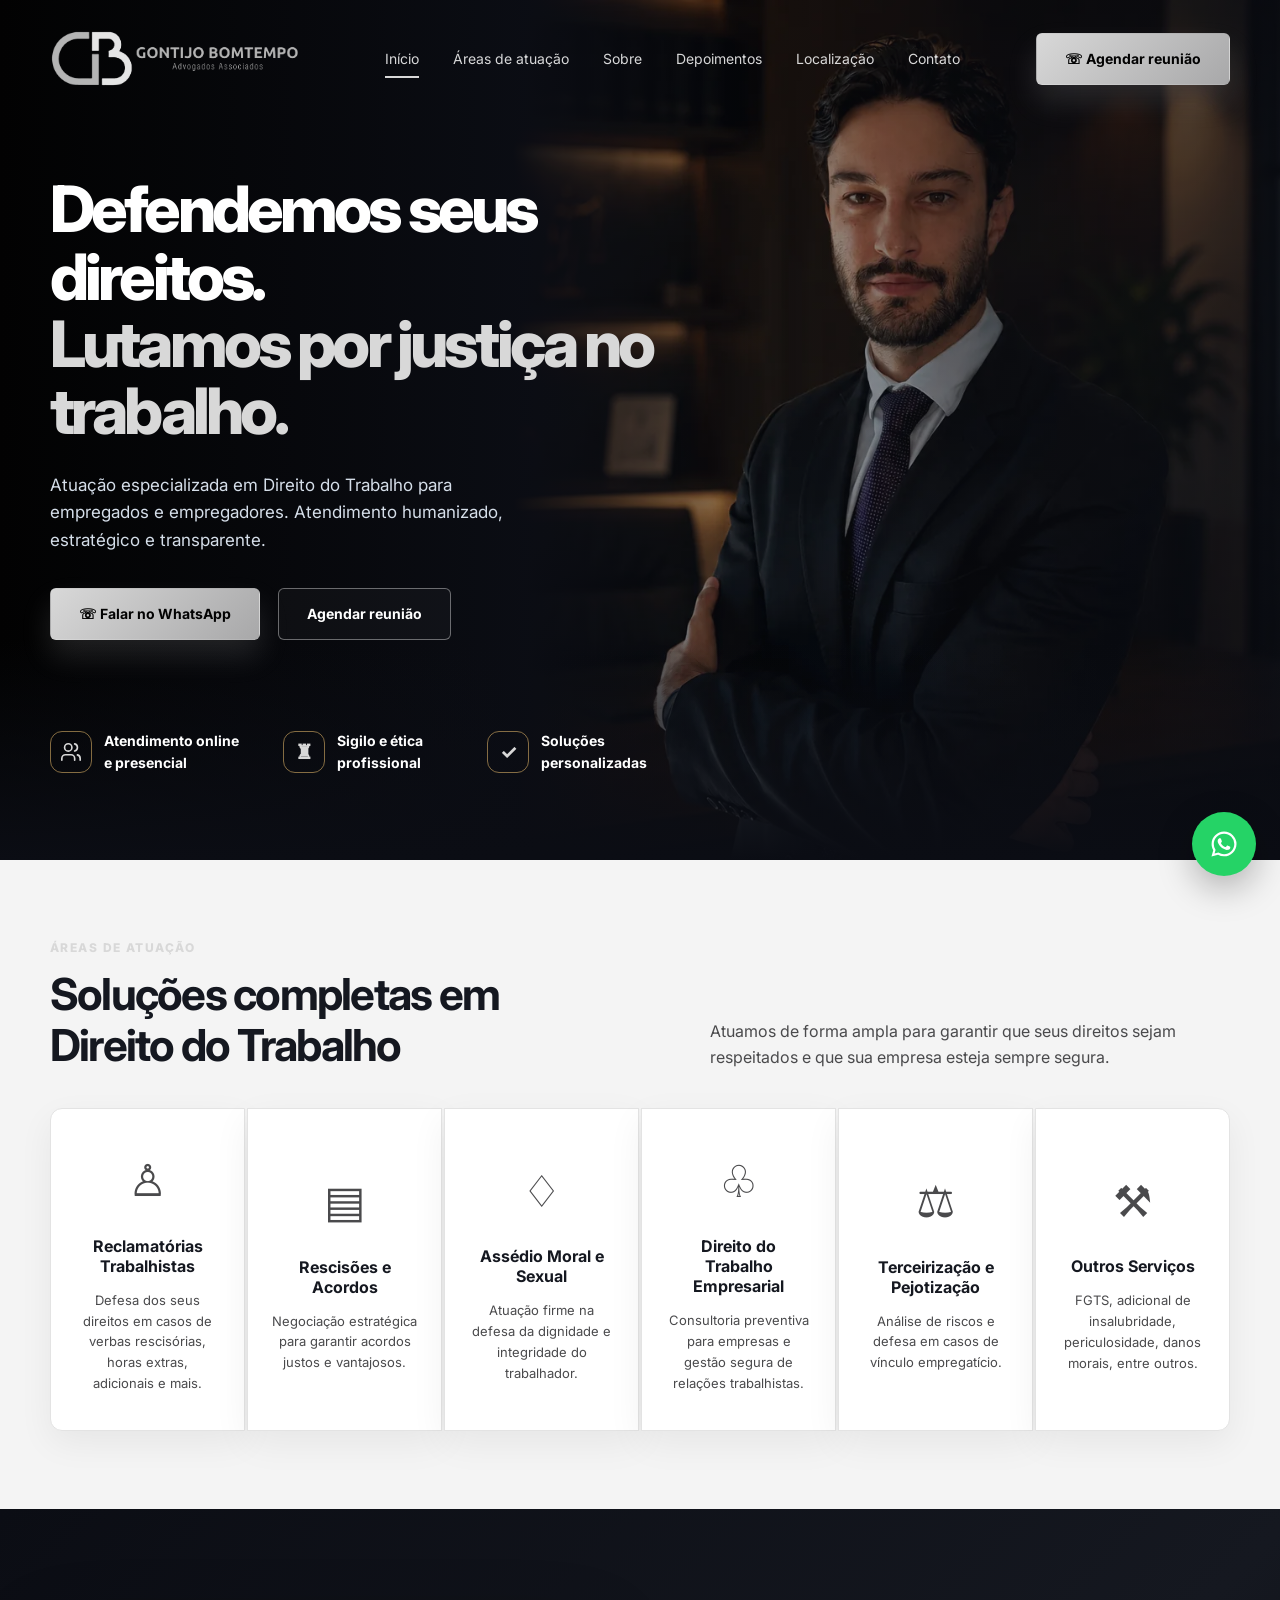
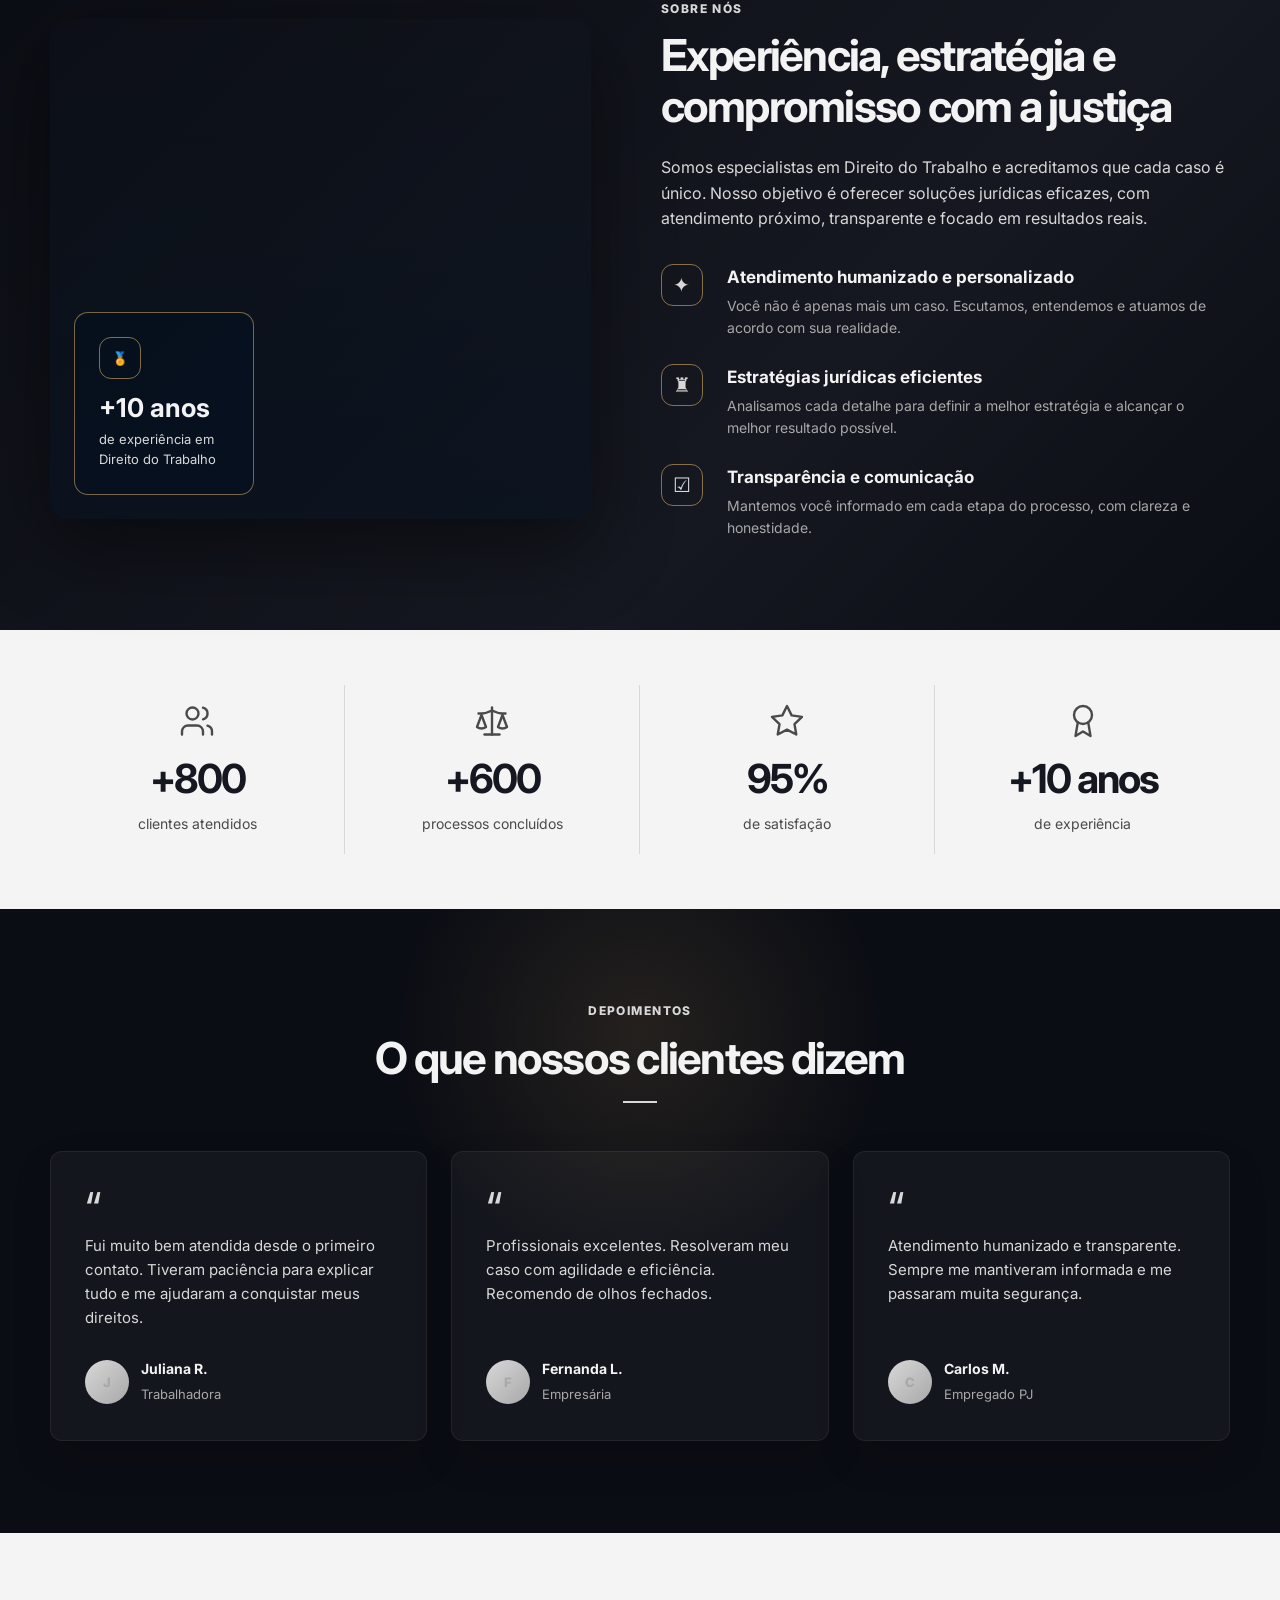
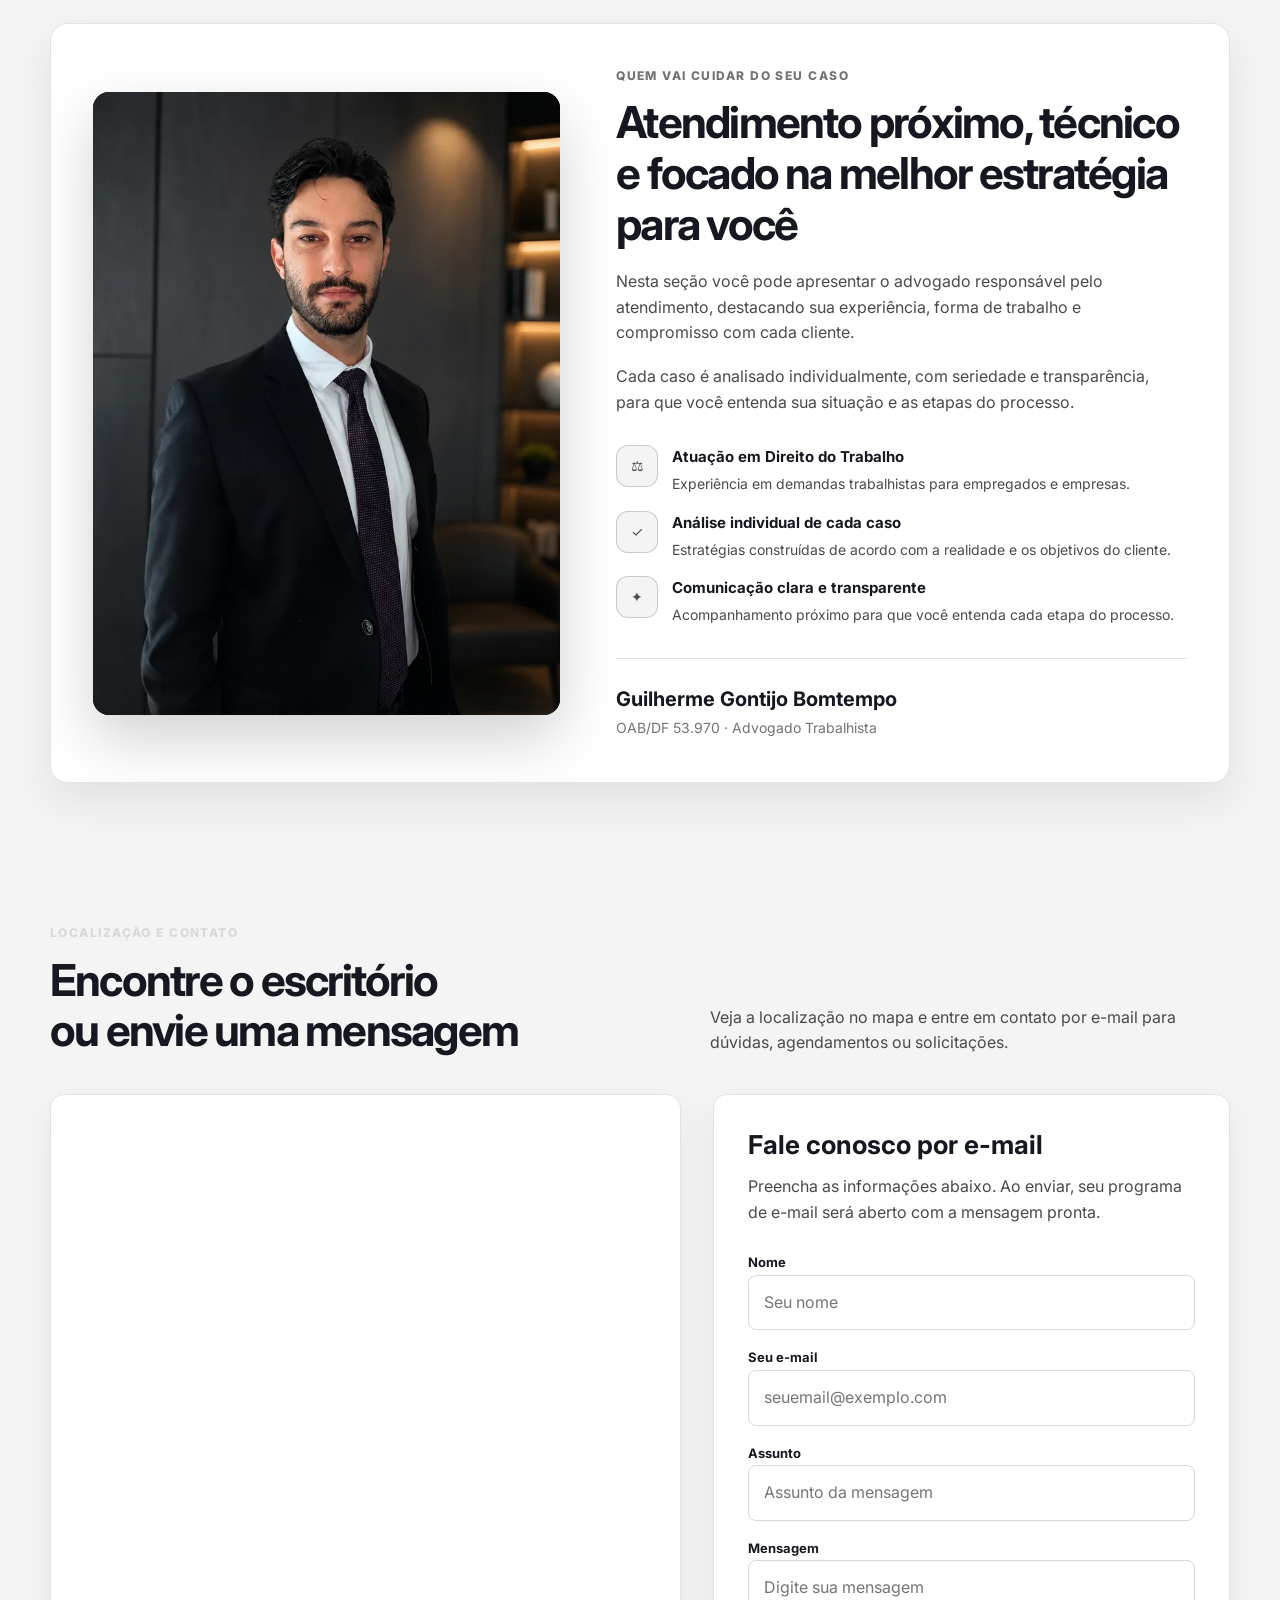
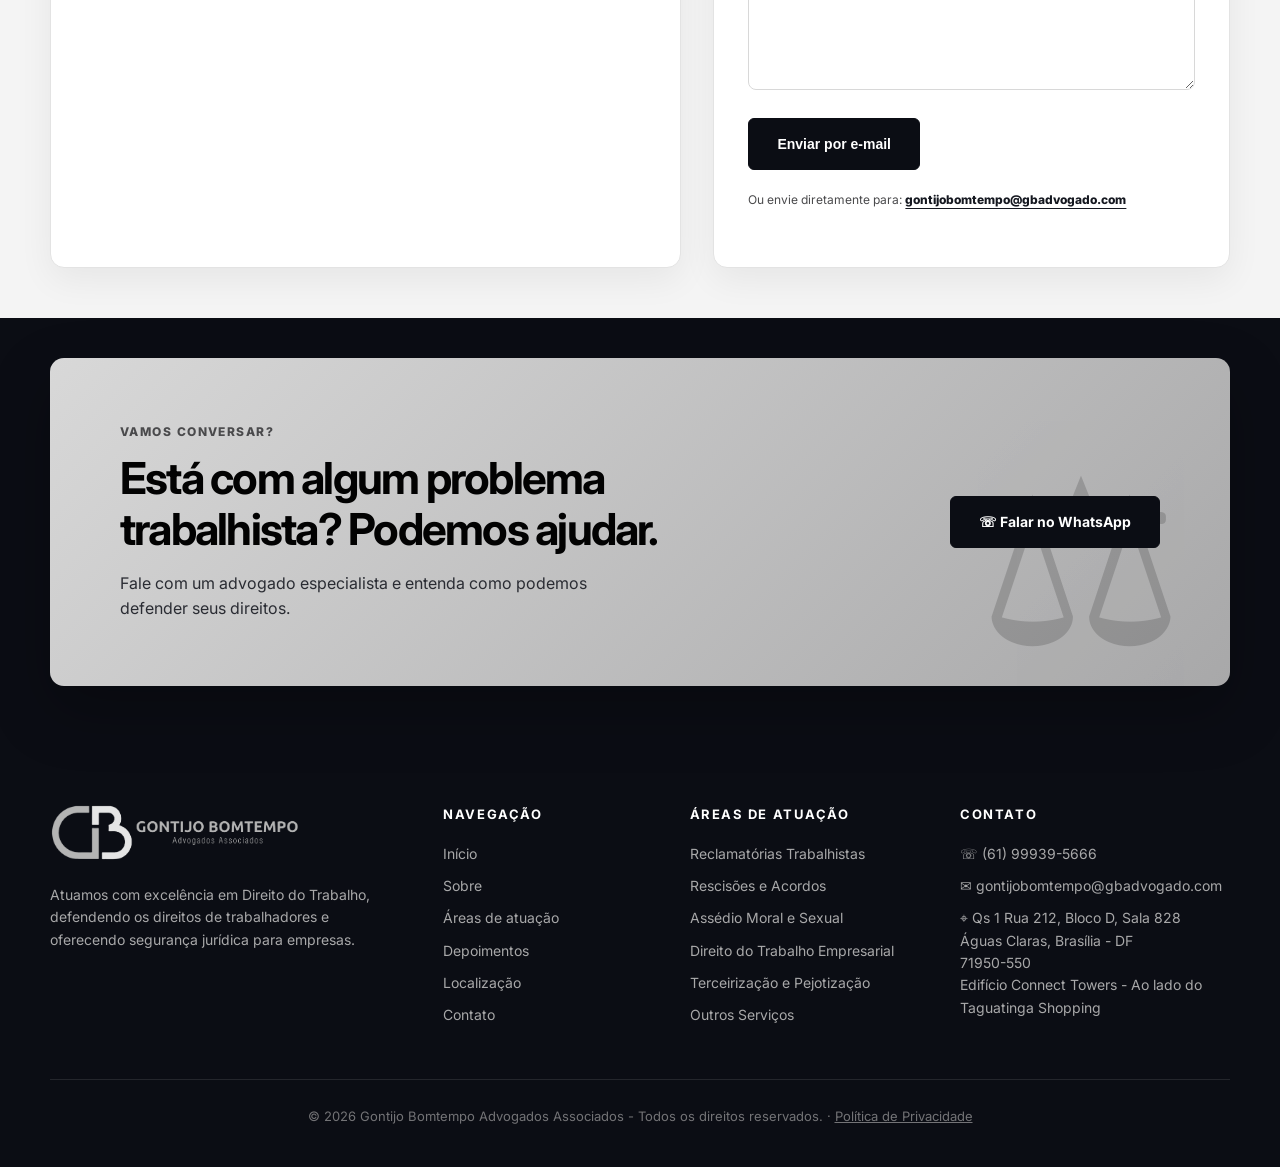
<file: index.html>
<!DOCTYPE html>
<html lang="pt-BR">
<head>
  <meta charset="UTF-8" />
  <meta name="viewport" content="width=device-width, initial-scale=1.0" />
  <title>Gontijo Bomtempo | Advocacia Trabalhista</title>

  <!--Sessão de trafego pago-->
  <meta name="description" content="Escritório de advocacia trabalhista em Águas Claras, Brasília (DF). Atendimento online e presencial para empregados e empresas. Fale pelo WhatsApp.">
  <meta name="robots" content="index, follow, max-image-preview:large">
  <link rel="canonical" href="https://gbadvogado.com.br/">
  <meta name="theme-color" content="#0B0D14">
  <meta property="og:type" content="website">
  <meta property="og:locale" content="pt_BR">
  <meta property="og:site_name" content="Gontijo Bomtempo Advogados Associados">
  <meta property="og:title" content="Advogado Trabalhista em Brasília (DF) | Gontijo Bomtempo">
  <meta property="og:description" content="Escritório de advocacia trabalhista em Águas Claras, Brasília (DF). Atendimento online e presencial para empregados e empresas. Fale pelo WhatsApp.">
  <meta property="og:url" content="https://gbadvogado.com.br/">
  <meta property="og:image" content="https://gbadvogado.com.br/og-image.jpg">
  <meta property="og:image:width" content="1200">
  <meta property="og:image:height" content="630">
  <meta property="og:image:alt" content="Logo da Gontijo Bomtempo Advogados Associados">
  <meta name="twitter:card" content="summary_large_image">
  <meta name="twitter:title" content="Advogado Trabalhista em Brasília (DF) | Gontijo Bomtempo">
  <meta name="twitter:description" content="Escritório de advocacia trabalhista em Águas Claras, Brasília (DF). Atendimento online e presencial para empregados e empresas. Fale pelo WhatsApp.">
  <meta name="twitter:image" content="https://gbadvogado.com.br/og-image.jpg">
  <script type="application/ld+json">
{
  "@context": "https://schema.org",
  "@graph": [
    {
      "@type": "LegalService",
      "@id": "https://gbadvogado.com.br/#escritorio",
      "name": "Gontijo Bomtempo Advogados Associados",
      "url": "https://gbadvogado.com.br/",
      "logo": "https://gbadvogado.com.br/logo1.png",
      "image": "https://gbadvogado.com.br/og-image.jpg",
      "description": "Escritório de advocacia com atuação em Direito do Trabalho, para empregados e empresas, em Brasília (DF).",
      "telephone": "+55-61-99939-5666",
      "email": "gontijobomtempo@gbadvogado.com",
      "address": {
        "@type": "PostalAddress",
        "streetAddress": "QS 1 Rua 212, Bloco D, Sala 828, Edifício Connect Towers",
        "addressLocality": "Brasília",
        "addressRegion": "DF",
        "postalCode": "71950-550",
        "addressCountry": "BR"
      },
      "areaServed": [
        {
          "@type": "City",
          "name": "Brasília"
        },
        {
          "@type": "AdministrativeArea",
          "name": "Distrito Federal"
        }
      ],
      "knowsAbout": [
        "Direito do Trabalho",
        "Verbas rescisórias",
        "Horas extras",
        "Assédio moral e sexual",
        "Insalubridade e periculosidade"
      ],
      "employee": {
        "@id": "https://gbadvogado.com.br/#guilherme"
      }
    },
    {
      "@type": "Person",
      "@id": "https://gbadvogado.com.br/#guilherme",
      "name": "Guilherme Gontijo Bomtempo",
      "jobTitle": "Advogado trabalhista",
      "image": "https://gbadvogado.com.br/perfil.webp",
      "identifier": "OAB/DF 53.970",
      "worksFor": {
        "@id": "https://gbadvogado.com.br/#escritorio"
      }
    },
    {
      "@type": "WebSite",
      "@id": "https://gbadvogado.com.br/#site",
      "url": "https://gbadvogado.com.br/",
      "name": "Gontijo Bomtempo Advogados Associados",
      "inLanguage": "pt-BR",
      "publisher": {
        "@id": "https://gbadvogado.com.br/#escritorio"
      }
    }
  ]
}
  </script>
  <link rel="preload" as="image" href="./banner.webp" type="image/webp">
  <!--Fim sessão de trafego pago-->
  
  <link rel="icon" href="./favicon.ico" sizes="48x48">
  <link rel="icon" type="image/png" href="./favicon.png" sizes="192x192">
  <link rel="apple-touch-icon" href="./apple-touch-icon.png">
  <link rel="preconnect" href="https://fonts.googleapis.com">
  <link rel="preconnect" href="https://fonts.gstatic.com" crossorigin>
  <link href="https://fonts.googleapis.com/css2?family=Inter:wght@400;500;600;700;800&display=swap" rel="stylesheet">
  <style>
    :root {
      --black: #020202;
      --dark: #0B0D14;
      --dark-2: #151820;
      --dark-3: #2A2C33;
      --gray: #4A4A4C;
      --muted: #737376;
      --silver: #A8A8A9;
      --silver-light: #D8D8D8;
      --text: #F3F3F3;
      --text-soft: #D8D8D8;
      --card: #151820;
      --card-light: #F4F4F4;
      --black-text: #151820;
      --line: rgba(216,216,216,.14);
      --shadow: 0 28px 80px rgba(0,0,0,.45);
      --radius: 18px;
    }

    * {
      margin: 0;
      padding: 0;
      box-sizing: border-box;
    }

    html {
      scroll-behavior: smooth;
    }

    body {
      font-family: Inter, Arial, sans-serif;
      color: var(--text);
      background: var(--dark);
      line-height: 1.6;
    }

    a {
      color: inherit;
      text-decoration: none;
    }

    .container {
      width: min(1180px, calc(100% - 48px));
      margin: 0 auto;
    }

    .header {
      position: absolute;
      top: 0;
      left: 0;
      width: 100%;
      z-index: 50;
      padding: 30px 0;
    }

    .nav {
      display: flex;
      justify-content: space-between;
      align-items: center;
      gap: 32px;
    }

    .logo-img {
      height: 58px;
      width: auto;
      object-fit: contain;
      display: block;
    }

    .logo {
      display: flex;
      align-items: center;
      gap: 12px;
      font-weight: 800;
      letter-spacing: .04em;
      text-transform: uppercase;
    }

    .logo-mark {
      width: 44px;
      height: 44px;
      border: 3px solid var(--silver-light);
      display: grid;
      place-items: center;
      color: var(--silver-light);
      font-size: 24px;
      font-weight: 800;
    }

    .logo small {
      display: block;
      color: var(--muted);
      font-size: 10px;
      letter-spacing: .16em;
      margin-top: -3px;
    }

    .menu {
      display: flex;
      align-items: center;
      gap: 34px;
      font-size: 14px;
      color: rgba(255,255,255,.84);
    }

    .menu a {
      position: relative;
      padding: 8px 0;
    }

    .menu a.active::after,
    .menu a:hover::after {
      content: "";
      position: absolute;
      left: 0;
      bottom: 0;
      width: 100%;
      height: 2px;
      background: var(--silver-light);
    }

    .menu .menu-cta {
      display: none;
      padding: 0 28px;
    }

    .btn {
      display: inline-flex;
      align-items: center;
      justify-content: center;
      gap: 10px;
      min-height: 52px;
      padding: 0 28px;
      border-radius: 6px;
      border: 1px solid transparent;
      font-weight: 700;
      font-size: 14px;
      cursor: pointer;
      transition: .25s ease;
    }

    .btn-gold {
      background: linear-gradient(135deg, var(--silver-light), var(--silver));
      color: var(--black);
      box-shadow: 0 16px 30px rgba(216,216,216,.14);
    }

    .btn-gold:hover {
      transform: translateY(-2px);
      box-shadow: 0 20px 40px rgba(216,216,216,.22);
      background: linear-gradient(135deg, #ffffff, var(--silver-light));
    }

    .btn-outline {
      border-color: rgba(255,255,255,.38);
      color: #fff;
      background: rgba(255,255,255,.03);
    }

    .btn-outline:hover {
      border-color: var(--silver-light);
      color: var(--silver-light);
    }

    .hero {
      min-height: 860px;
      position: relative;
      display: flex;
      align-items: center;
      overflow: hidden;
      background:
        radial-gradient(circle at 78% 42%, rgba(168,168,169,.12), transparent 30%),
        linear-gradient(90deg, var(--black) 0%, var(--dark) 42%, rgba(21,24,32,.38) 67%, var(--dark) 100%);
    }

    .hero::before {
      content: "";
      position: absolute;
      right: 0;
      top: 0;
      width: 60%;
      height: 100%;
      background:
        linear-gradient(90deg, var(--dark) 0%, rgba(11,13,20,.32) 32%, rgba(11,13,20,.78) 100%),
        url('banner.webp') center/cover no-repeat;
      opacity: .9;
    }

    .hero::after {
      content: "";
      position: absolute;
      inset: auto 0 0 0;
      height: 220px;
      background: linear-gradient(0deg, var(--dark) 0%, transparent 100%);
    }

    .hero-content {
      position: relative;
      z-index: 2;
      padding-top: 90px;
      width: min(620px, 100%);
    }

    .hero h1 {
      font-size: clamp(42px, 5vw, 72px);
      line-height: 1.05;
      letter-spacing: -0.06em;
      font-weight: 800;
      margin-bottom: 28px;
    }

    .hero h1 span {
      color: var(--silver-light);
      display: block;
    }

    .hero p {
      width: min(500px, 100%);
      color: #d5dee9;
      font-size: 17px;
      margin-bottom: 34px;
    }

    .hero-actions {
      display: flex;
      gap: 18px;
      flex-wrap: wrap;
      margin-bottom: 90px;
    }

    .hero-badges {
      display: flex;
      gap: 44px;
      flex-wrap: wrap;
    }

    .badge {
      display: flex;
      align-items: center;
      gap: 12px;
      color: #fff;
      font-size: 14px;
      font-weight: 700;
      max-width: 160px;
    }

    .badge-wide {
      max-width: none;
    }

    .icon {
      width: 42px;
      height: 42px;
      border: 1px solid rgba(216,174,100,.6);
      color: var(--silver-light);
      display: grid;
      place-items: center;
      border-radius: 12px;
      font-size: 20px;
      flex: 0 0 auto;
    }

    .section-light {
      background: #F4F4F4;
      color: var(--black-text);
      padding: 78px 0;
    }

    .section-dark {
      background: linear-gradient(135deg, var(--dark), var(--dark-2) 65%, var(--dark));
      color: var(--text);
      padding: 90px 0;
    }

    .section-head {
      display: flex;
      justify-content: space-between;
      gap: 50px;
      margin-bottom: 38px;
      align-items: end;
    }

    .eyebrow {
      color: var(--silver-light);
      text-transform: uppercase;
      font-size: 12px;
      font-weight: 800;
      letter-spacing: .12em;
      margin-bottom: 12px;
    }

    .section-head h2,
    .about-copy h2,
    .testimonials h2,
    .cta h2 {
      font-size: clamp(30px, 4vw, 44px);
      line-height: 1.15;
      letter-spacing: -.04em;
    }

    .section-head p {
      color: var(--gray);
      max-width: 520px;
    }

    .practice-grid {
      display: grid;
      grid-template-columns: repeat(6, 1fr);
      gap: 2px;
    }

    .practice-card {
      background: var(--card);
      min-height: 260px;
      padding: 36px 24px;
      display: flex;
      flex-direction: column;
      align-items: center;
      text-align: center;
      justify-content: center;
      box-shadow: 0 12px 35px rgba(18,25,35,.05);
      border: 1px solid #E3E3E3;
      transition: .25s ease;
    }

    .practice-card:first-child {
      border-radius: 12px 0 0 12px;
    }

    .practice-card:last-child {
      border-radius: 0 12px 12px 0;
    }

    .practice-card:hover {
      transform: translateY(-8px);
      box-shadow: 0 24px 55px rgba(18,25,35,.12);
      z-index: 2;
    }

    .practice-card .big-icon {
      font-size: 44px;
      color: var(--silver-light);
      margin-bottom: 20px;
    }

    .practice-card h3 {
      font-size: 16px;
      line-height: 1.25;
      margin-bottom: 14px;
    }

    .practice-card p {
      color: var(--gray);
      font-size: 13px;
    }

    .about {
      display: grid;
      grid-template-columns: .95fr 1fr;
      gap: 70px;
      align-items: center;
    }

    .office-card {
      position: relative;
      min-height: 500px;
      border-radius: var(--radius);
      overflow: hidden;
      background: url('https://images.unsplash.com/photo-1497366754035-f200968a6e72?auto=format&fit=crop&w=1000&q=85') center/cover no-repeat;
      box-shadow: var(--shadow);
    }

    .office-card::after {
      content: "";
      position: absolute;
      inset: 0;
      background: linear-gradient(0deg, rgba(6,17,31,.58), rgba(6,17,31,.08));
    }

    .experience {
      position: absolute;
      left: 24px;
      bottom: 24px;
      z-index: 2;
      width: 180px;
      min-height: 145px;
      border-radius: 14px;
      padding: 24px;
      background: rgba(6,17,31,.86);
      border: 1px solid rgba(216,174,100,.55);
      display: flex;
      flex-direction: column;
      justify-content: center;
    }

    .experience strong {
      font-size: 26px;
      display: block;
      margin-top: 8px;
    }

    .experience span {
      color: var(--text-soft);
      font-size: 13px;
    }

    .about-copy p {
      color: var(--silver-light);
      margin: 24px 0 32px;
    }

    .features {
      display: grid;
      gap: 24px;
    }

    .feature {
      display: grid;
      grid-template-columns: 48px 1fr;
      gap: 18px;
      align-items: start;
    }

    .feature h3 {
      font-size: 17px;
      margin-bottom: 4px;
    }

    .feature p {
      margin: 0;
      font-size: 14px;
      color: var(--silver);
    }

    .stats {
      background: #F4F4F4;
      color: var(--black-text);
      padding: 55px 0;
    }

    .stats-grid {
      display: grid;
      grid-template-columns: repeat(4, 1fr);
      text-align: center;
    }

    .stat {
      border-right: 1px solid #D8D8D8;
      padding: 18px 24px;
    }

    .stat:last-child {
      border-right: 0;
    }

    .stat .stat-icon {
      color: var(--silver-light);
      margin-bottom: 8px;
    }

    .stat .stat-icon svg {
      display: block;
      margin: 0 auto;
    }

    .stat strong {
      display: block;
      font-size: 40px;
      letter-spacing: -.05em;
    }

    .stat span {
      color: var(--gray);
      font-size: 14px;
    }

    .testimonials {
      background: radial-gradient(circle at 50% 20%, rgba(216,174,100,.12), transparent 30%), var(--dark);
      padding: 92px 0;
      text-align: center;
    }

    .testimonials h2 {
      margin-bottom: 12px;
    }

    .divider {
      width: 34px;
      height: 2px;
      background: var(--silver-light);
      margin: 18px auto 48px;
    }

    .testimonial-grid {
      display: grid;
      grid-template-columns: repeat(3, 1fr);
      gap: 24px;
      text-align: left;
    }

    .testimonial-card {
      background: rgba(255,255,255,.045);
      border: 1px solid rgba(255,255,255,.06);
      border-radius: 12px;
      padding: 34px;
      min-height: 260px;
      box-shadow: 0 18px 40px rgba(0,0,0,.12);
      display: flex;
      flex-direction: column;
    }

    .quote {
      color: var(--silver-light);
      font-size: 48px;
      line-height: 1;
    }

    .testimonial-card p {
      color: var(--text-soft);
      font-size: 15px;
      margin-bottom: 28px;
    }

    .person {
      display: flex;
      gap: 12px;
      align-items: center;
      margin-top: auto;
    }

    .avatar {
      width: 44px;
      height: 44px;
      border-radius: 50%;
      background: linear-gradient(135deg, #e9c888, #fff0c8);
      color: var(--black);
      display: grid;
      place-items: center;
      font-weight: 800;
    }

    .person strong {
      display: block;
      font-size: 14px;
    }

    .person span {
      color: var(--silver);
      font-size: 13px;
    }

    .dots {
      display: flex;
      justify-content: center;
      gap: 10px;
      margin-top: 36px;
    }

    .dot {
      width: 10px;
      height: 10px;
      background: rgba(255,255,255,.26);
      border-radius: 50%;
    }

    .dot.active {
      background: var(--silver-light);
      transform: scale(1.25);
    }

    .cta-wrap {
      background: var(--dark);
      padding: 40px 0 72px;
    }

    .cta {
      position: relative;
      overflow: hidden;
      background: linear-gradient(135deg, var(--silver-light), var(--silver));
      color: var(--black);
      border-radius: 14px;
      padding: 64px 70px;
      display: flex;
      align-items: center;
      justify-content: space-between;
      gap: 32px;
    }

    .cta::after {
      content: "⚖";
      position: absolute;
      right: 46px;
      bottom: -58px;
      font-size: 230px;
      opacity: .16;
    }

    .cta-content {
      position: relative;
      z-index: 2;
      max-width: 560px;
    }

    .cta p {
      margin-top: 16px;
      max-width: 470px;
    }

    .cta .btn {
      position: relative;
      z-index: 2;
      background: var(--dark);
      color: #fff;
    }

    .footer {
      background: var(--dark);
      padding: 24px 0 40px;
      color: var(--text-soft);
    }

    .footer-grid {
      display: grid;
      grid-template-columns: 1.4fr .8fr .9fr 1.1fr;
      gap: 50px;
      padding: 22px 0 52px;
      border-bottom: 1px solid rgba(255,255,255,.1);
    }

    .footer h4 {
      color: #fff;
      font-size: 13px;
      text-transform: uppercase;
      letter-spacing: .12em;
      margin-bottom: 18px;
    }

    .footer p,
    .footer li {
      color: var(--silver);
      font-size: 14px;
    }

    .footer ul {
      list-style: none;
      display: grid;
      gap: 10px;
    }

    .footer-address:hover {
      color: var(--silver-light);
      text-decoration: underline;
    }

    .socials {
      display: flex;
      gap: 14px;
      margin-top: 20px;
    }

    .socials a {
      width: 34px;
      height: 34px;
      border: 1px solid rgba(255,255,255,.16);
      display: grid;
      place-items: center;
      border-radius: 50%;
    }

    .copy {
      text-align: center;
      color: var(--muted);
      font-size: 13px;
      padding-top: 26px;
    }

    .mobile-toggle {
      display: none;
      width: 44px;
      height: 44px;
      border: 1px solid rgba(255,255,255,.2);
      background: rgba(255,255,255,.04);
      color: #fff;
      border-radius: 8px;
      font-size: 22px;
      cursor: pointer;
      flex-shrink: 0;
    }

    @media (max-width: 1050px) {
      .header {
        position: fixed;
        background: rgba(11,13,20,.96);
        backdrop-filter: blur(12px);
        -webkit-backdrop-filter: blur(12px);
        padding: 16px 0;
        border-bottom: 1px solid rgba(255,255,255,.08);
      }

      .header .header-cta {
        display: none;
      }

      .menu {
        display: none;
      }

      .menu .menu-cta {
        display: inline-flex;
        margin-top: 6px;
      }

      .menu .menu-cta::after {
        display: none;
      }

      .mobile-toggle {
        display: flex;
        align-items: center;
        justify-content: center;
      }

      .menu.open {
        display: grid;
        position: fixed;
        top: 90px;
        left: 16px;
        right: 16px;
        background: rgba(6,17,31,.98);
        border: 1px solid rgba(255,255,255,.12);
        border-radius: 16px;
        padding: 24px;
        gap: 18px;
        z-index: 100;
        box-shadow: 0 24px 60px rgba(0,0,0,.45);
      }

      .hero::before {
        width: 100%;
        opacity: .36;
      }

      .practice-grid {
        grid-template-columns: repeat(3, 1fr);
      }

      .practice-card,
      .practice-card:first-child,
      .practice-card:last-child {
        border-radius: 12px;
      }

      .about,
      .testimonial-grid,
      .footer-grid {
        grid-template-columns: 1fr;
      }
    }

    @media (max-width: 760px) {
      .container {
        width: min(100% - 30px, 1180px);
      }

      .header {
        padding: 18px 0;
      }

      .logo strong {
        font-size: 13px;
      }

      .hero {
        min-height: auto;
        padding: 120px 0 70px;
      }

      .hero-content {
        padding-top: 20px;
      }

      .menu.open {
        top: 82px;
      }

      .hero-actions,
      .hero-badges {
        gap: 14px;
      }

      .btn {
        width: 100%;
      }

      .section-head {
        display: block;
      }

      .section-head p {
        margin-top: 16px;
      }

      .practice-grid,
      .stats-grid {
        grid-template-columns: 1fr;
      }

      .stat {
        border-right: 0;
        border-bottom: 1px solid #D8D8D8;
      }

      .stat:last-child {
        border-bottom: 0;
      }

      .office-card {
        min-height: 380px;
      }

      .cta {
        padding: 42px 28px;
        display: block;
      }

      .cta .btn {
        margin-top: 28px;
      }
    }

    /* Ajustes finais da paleta Gontijo Bomtempo */
    .logo-img {
      max-height: 58px;
      filter: none;
    }

    .menu a.active::after,
    .menu a:hover::after,
    .divider,
    .dot.active {
      background: var(--silver-light);
    }

    .hero h1 {
      color: #fff;
    }

    .hero h1 span,
    .quote,
    .icon,
    .section-dark .eyebrow,
    .testimonials .eyebrow,
    .socials a {
      color: var(--silver-light);
    }

    .section-light,
    .stats {
      background: #F4F4F4;
    }

    .practice-card {
      background: #fff;
      border-color: #E3E3E3;
      box-shadow: 0 12px 35px rgba(2,2,2,.06);
    }

    .practice-card:hover {
      border-color: var(--silver);
      box-shadow: 0 24px 55px rgba(2,2,2,.14);
    }

    .practice-card .big-icon,
    .stat .stat-icon {
      color: var(--gray);
    }

    .testimonial-card {
      background: rgba(216,216,216,.045);
      border-color: rgba(216,216,216,.08);
    }

    .avatar {
      background: linear-gradient(135deg, var(--silver-light), var(--silver));
      color: var(--black);
    }

    .cta {
      background: linear-gradient(135deg, var(--silver-light), var(--silver));
      color: var(--black);
      box-shadow: 0 24px 60px rgba(0,0,0,.25);
    }

    .cta .eyebrow {
      color: var(--gray) !important;
    }

    .cta p {
      color: var(--dark-3);
    }

    .cta .btn {
      background: var(--dark);
      color: #fff;
      border-color: var(--dark);
    }

    .footer {
      background: var(--dark);
    }

    @media (max-width: 760px) {
      .logo-img {
        max-height: 46px;
      }
    }


    /* Seção de vídeos */
    .videos {
      background: linear-gradient(135deg, var(--black), var(--dark-2) 65%, var(--dark));
      color: var(--text);
      padding: 90px 0;
    }

    .videos-grid {
      display: grid;
      grid-template-columns: repeat(3, 1fr);
      gap: 24px;
      margin-top: 38px;
    }

    .video-card {
      background: rgba(216,216,216,.045);
      border: 1px solid rgba(216,216,216,.08);
      border-radius: 14px;
      overflow: hidden;
      box-shadow: 0 18px 40px rgba(0,0,0,.18);
    }

    .video-frame {
      position: relative;
      width: 100%;
      aspect-ratio: 16 / 9;
      background: var(--black);
    }

    .video-frame iframe,
    .video-frame video {
      position: absolute;
      inset: 0;
      width: 100%;
      height: 100%;
      border: 0;
      object-fit: cover;
    }

    .video-info {
      padding: 22px;
    }

    .video-info h3 {
      color: #fff;
      font-size: 18px;
      margin-bottom: 8px;
    }

    .video-info p {
      color: var(--silver);
      font-size: 14px;
    }

    /* Seção de localização e contato por e-mail */
    .location-contact {
      background: #F4F4F4;
      color: var(--black-text);
      padding: 50px 0;
    }

    .location-contact-grid {
      display: grid;
      grid-template-columns: 1.1fr .9fr;
      gap: 32px;
      margin-top: 38px;
      align-items: stretch;
    }

    .map-card,
    .email-card {
      background: #fff;
      border: 1px solid #E3E3E3;
      border-radius: 14px;
      overflow: hidden;
      box-shadow: 0 12px 35px rgba(2,2,2,.06);
    }

    .map-card iframe {
      display: block;
      width: 100%;
      height: 100%;
      min-height: 480px;
      border: 0;
    }

    .email-card {
      padding: 34px;
    }

    .email-card h3 {
      font-size: 26px;
      line-height: 1.2;
      color: var(--dark-2);
      margin-bottom: 14px;
    }

    .email-card p {
      color: var(--gray);
      margin-bottom: 24px;
    }

    .email-form {
      display: grid;
      gap: 14px;
    }

    .email-form label {
      color: var(--dark-2);
      font-size: 13px;
      font-weight: 700;
    }

    .email-form input,
    .email-form textarea {
      width: 100%;
      border: 1px solid #D8D8D8;
      border-radius: 8px;
      padding: 14px 15px;
      font: inherit;
      color: var(--dark-2);
      background: #fff;
      outline: none;
      transition: .25s ease;
    }

    .email-form input:focus,
    .email-form textarea:focus {
      border-color: var(--gray);
      box-shadow: 0 0 0 3px rgba(115,115,118,.12);
    }

    .email-form textarea {
      min-height: 130px;
      resize: vertical;
    }

    .email-form .btn {
      width: fit-content;
      background: var(--dark);
      color: #fff;
      border-color: var(--dark);
      margin-top: 6px;
    }

    .email-form .btn:hover {
      background: var(--black);
      transform: translateY(-2px);
    }

    .direct-email {
      margin-top: 20px;
      color: var(--gray);
      font-size: 12px;
    }

    .direct-email a {
      color: var(--dark-2);
      font-weight: 800;
      text-decoration: underline;
      text-underline-offset: 4px;
    }

    .whatsapp-float {
  position: fixed;
  right: 24px;
  bottom: 24px;
  width: 64px;
  height: 64px;
  border-radius: 50%;
  background: #25D366;
  color: white;
  display: flex;
  align-items: center;
  justify-content: center;
  box-shadow: 0 12px 35px rgba(0,0,0,.28);
  z-index: 9999;
  transition: .25s ease;

  animation: whatsappPulse 2s infinite;
}

.whatsapp-float:hover {
  transform: translateY(-4px) scale(1.05);
  box-shadow: 0 18px 45px rgba(0,0,0,.35);
}

@media (max-width: 760px) {
  .whatsapp-float {
    width: 58px;
    height: 58px;
    right: 18px;
    bottom: 18px;
  }
}

@keyframes whatsappPulse {
  0% {
    transform: scale(1);
    box-shadow: 0 0 0 0 rgba(37, 211, 102, 0.7);
  }

  70% {
    transform: scale(1.05);
    box-shadow: 0 0 0 18px rgba(37, 211, 102, 0);
  }

  100% {
    transform: scale(1);
    box-shadow: 0 0 0 0 rgba(37, 211, 102, 0);
  }
}

    @media (max-width: 1050px) {
      .videos-grid,
      .location-contact-grid {
        grid-template-columns: 1fr;
      }

      .map-card iframe {
        min-height: 380px;
      }
    }

    @media (max-width: 760px) {
      .videos,
      .location-contact {
        padding: 50px 0;
      }

      .videos-grid {
        gap: 18px;
      }

      .email-card {
        padding: 26px;
      }

      .email-form .btn {
        width: 100%;
      }
    }


    /* Seção: Quem vai cuidar do seu caso */
    .case-owner {
      background: #F4F4F4;
      color: var(--black-text);
      padding: 90px 0;
    }

    .case-owner-card {
      display: grid;
      grid-template-columns: .9fr 1.1fr;
      gap: 56px;
      align-items: center;
      background: #fff;
      border: 1px solid #E3E3E3;
      border-radius: 18px;
      padding: 42px;
      box-shadow: 0 18px 45px rgba(2,2,2,.08);
      overflow: hidden;
    }

    .case-owner-photo {
      position: relative;
      min-height: 520px;
      border-radius: 16px;
      overflow: hidden;
      background: var(--dark-2);
      box-shadow: 0 24px 60px rgba(2,2,2,.18);
    }

    .case-owner-photo img {
      width: 100%;
      height: 100%;
      min-height: 520px;
      display: block;
      object-fit: cover;
      object-position: center top;
    }

    .case-owner-photo::after {
      content: "";
      position: absolute;
      inset: 0;
      background: linear-gradient(0deg, rgba(2,2,2,.28), transparent 55%);
      pointer-events: none;
    }

    .case-owner-content .eyebrow {
      color: var(--muted);
    }

    .case-owner-content h2 {
      font-size: clamp(30px, 4vw, 44px);
      line-height: 1.15;
      letter-spacing: -.04em;
      color: var(--dark-2);
      margin-bottom: 20px;
    }

    .case-owner-content p {
      color: var(--gray);
      margin-bottom: 18px;
    }

    .case-owner-highlights {
      display: grid;
      gap: 14px;
      margin: 30px 0;
    }

    .case-owner-highlight {
      display: grid;
      grid-template-columns: 42px 1fr;
      gap: 14px;
      align-items: start;
    }

    .case-owner-highlight .icon {
      border-color: rgba(74,74,76,.24);
      color: var(--gray);
      background: #F4F4F4;
    }

    .case-owner-highlight strong {
      display: block;
      color: var(--dark-2);
      font-size: 15px;
      margin-bottom: 2px;
    }

    .case-owner-highlight span {
      color: var(--gray);
      font-size: 14px;
    }

    .case-owner-signature {
      margin-top: 28px;
      padding-top: 24px;
      border-top: 1px solid #E3E3E3;
    }

    .case-owner-signature strong {
      display: block;
      color: var(--dark-2);
      font-size: 20px;
    }

    .case-owner-signature span {
      color: var(--muted);
      font-size: 14px;
    }

    @media (max-width: 1050px) {
      .case-owner-card {
        grid-template-columns: 1fr;
      }

      .case-owner-photo,
      .case-owner-photo img {
        min-height: 420px;
      }
    }

    @media (max-width: 760px) {
      .case-owner {
        padding: 70px 0;
      }

      .case-owner-card {
        padding: 26px;
        gap: 32px;
      }

      .case-owner-photo,
      .case-owner-photo img {
        min-height: 360px;
      }
    }

    .copy a,
    .link-cookies {
      color: inherit;
      text-decoration: underline;
    }

    .link-cookies {
      background: none;
      border: 0;
      padding: 0;
      font: inherit;
      cursor: pointer;
    }
  </style>
</head>
<body>
  <header class="header">
    <div class="container nav">
      <a href="#" class="logo" aria-label="Gontijo Bomtempo Advogados Associados - início">
        <img src="./logo1.png" alt="Gontijo Bomtempo Advogados Associados" class="logo-img" width="1445" height="323">
        </a>

      <nav class="menu" id="menu">
        <a href="#inicio" class="active">Início</a>
        <a href="#areas">Áreas de atuação</a>
        <a href="#sobre">Sobre</a>
        <a href="#depoimentos">Depoimentos</a>
        <a href="#localizacao">Localização</a>
        <a href="#contato">Contato</a>
        <a class="btn btn-gold menu-cta" href="https://wa.me/5561999395666" target="_blank">☏ Agendar reunião</a>
      </nav>

      <a class="btn btn-gold header-cta" href="https://wa.me/5561999395666" target="_blank">☏ Agendar reunião</a>
      <button class="mobile-toggle" id="mobileToggle" aria-label="Abrir menu">☰</button>
    </div>
  </header>

  <main>
    <section class="hero" id="inicio">
      <div class="container">
        <div class="hero-content">
          <h1>Defendemos seus direitos. <span>Lutamos por justiça no trabalho.</span></h1>
          <p>Atuação especializada em Direito do Trabalho para empregados e empregadores. Atendimento humanizado, estratégico e transparente.</p>

          <div class="hero-actions">
            <a href="https://wa.me/5561999395666" target="_blank" class="btn btn-gold">☏ Falar no WhatsApp</a>
            <a href="#contato" class="btn btn-outline">Agendar reunião</a>
          </div>

          <div class="hero-badges">
            <div class="badge badge-wide"><span class="icon"><svg xmlns="http://www.w3.org/2000/svg" width="22" height="22" viewBox="0 0 24 24" fill="none" stroke="currentColor" stroke-width="1.8" stroke-linecap="round" stroke-linejoin="round" aria-hidden="true"><path d="M16 21v-2a4 4 0 0 0-4-4H6a4 4 0 0 0-4 4v2"/><circle cx="9" cy="7" r="4"/><path d="M22 21v-2a4 4 0 0 0-3-3.87"/><path d="M16 3.13a4 4 0 0 1 0 7.75"/></svg></span><span>Atendimento online<br>e presencial</span></div>
            <div class="badge"><span class="icon">♜</span>Sigilo e ética profissional</div>
            <div class="badge"><span class="icon">✓</span>Soluções personalizadas</div>
          </div>
        </div>
      </div>
    </section>

    <section class="section-light" id="areas">
      <div class="container">
        <div class="section-head">
          <div>
            <div class="eyebrow">Áreas de atuação</div>
            <h2>Soluções completas em<br>Direito do Trabalho</h2>
          </div>
          <p>Atuamos de forma ampla para garantir que seus direitos sejam respeitados e que sua empresa esteja sempre segura.</p>
        </div>

        <div class="practice-grid">
          <article class="practice-card">
            <div class="big-icon">♙</div>
            <h3>Reclamatórias Trabalhistas</h3>
            <p>Defesa dos seus direitos em casos de verbas rescisórias, horas extras, adicionais e mais.</p>
          </article>
          <article class="practice-card">
            <div class="big-icon">▤</div>
            <h3>Rescisões e Acordos</h3>
            <p>Negociação estratégica para garantir acordos justos e vantajosos.</p>
          </article>
          <article class="practice-card">
            <div class="big-icon">♢</div>
            <h3>Assédio Moral e Sexual</h3>
            <p>Atuação firme na defesa da dignidade e integridade do trabalhador.</p>
          </article>
          <article class="practice-card">
            <div class="big-icon">♧</div>
            <h3>Direito do Trabalho Empresarial</h3>
            <p>Consultoria preventiva para empresas e gestão segura de relações trabalhistas.</p>
          </article>
          <article class="practice-card">
            <div class="big-icon">⚖</div>
            <h3>Terceirização e Pejotização</h3>
            <p>Análise de riscos e defesa em casos de vínculo empregatício.</p>
          </article>
          <article class="practice-card">
            <div class="big-icon">⚒</div>
            <h3>Outros Serviços</h3>
            <p>FGTS, adicional de insalubridade, periculosidade, danos morais, entre outros.</p>
          </article>
        </div>
      </div>
    </section>

    <section class="section-dark" id="sobre">
      <div class="container about">
        <div class="office-card">
          <div class="experience">
            <span class="icon">🏅</span>
            <strong>+10 anos</strong>
            <span>de experiência em Direito do Trabalho</span>
          </div>
        </div>

        <div class="about-copy" id="diferenciais">
          <div class="eyebrow">Sobre nós</div>
          <h2>Experiência, estratégia e compromisso com a justiça</h2>
          <p>Somos especialistas em Direito do Trabalho e acreditamos que cada caso é único. Nosso objetivo é oferecer soluções jurídicas eficazes, com atendimento próximo, transparente e focado em resultados reais.</p>

          <div class="features">
            <div class="feature">
              <span class="icon">✦</span>
              <div>
                <h3>Atendimento humanizado e personalizado</h3>
                <p>Você não é apenas mais um caso. Escutamos, entendemos e atuamos de acordo com sua realidade.</p>
              </div>
            </div>
            <div class="feature">
              <span class="icon">♜</span>
              <div>
                <h3>Estratégias jurídicas eficientes</h3>
                <p>Analisamos cada detalhe para definir a melhor estratégia e alcançar o melhor resultado possível.</p>
              </div>
            </div>
            <div class="feature">
              <span class="icon">☑</span>
              <div>
                <h3>Transparência e comunicação</h3>
                <p>Mantemos você informado em cada etapa do processo, com clareza e honestidade.</p>
              </div>
            </div>
          </div>
        </div>
      </div>
    </section>

    <section class="stats">
      <div class="container stats-grid">
        <div class="stat">
          <div class="stat-icon"><svg xmlns="http://www.w3.org/2000/svg" width="36" height="36" viewBox="0 0 24 24" fill="none" stroke="currentColor" stroke-width="1.6" stroke-linecap="round" stroke-linejoin="round" aria-hidden="true"><path d="M16 21v-2a4 4 0 0 0-4-4H6a4 4 0 0 0-4 4v2"/><circle cx="9" cy="7" r="4"/><path d="M22 21v-2a4 4 0 0 0-3-3.87"/><path d="M16 3.13a4 4 0 0 1 0 7.75"/></svg></div>
          <strong>+800</strong>
          <span>clientes atendidos</span>
        </div>
        <div class="stat">
          <div class="stat-icon"><svg xmlns="http://www.w3.org/2000/svg" width="36" height="36" viewBox="0 0 24 24" fill="none" stroke="currentColor" stroke-width="1.6" stroke-linecap="round" stroke-linejoin="round" aria-hidden="true"><path d="m16 16 3-8 3 8c-.87.65-1.92 1-3 1s-2.13-.35-3-1Z"/><path d="m2 16 3-8 3 8c-.87.65-1.92 1-3 1s-2.13-.35-3-1Z"/><path d="M7 21h10"/><path d="M12 3v18"/><path d="M3 7h2c2 0 5-1 7-2 2 1 5 2 7 2h2"/></svg></div>
          <strong>+600</strong>
          <span>processos concluídos</span>
        </div>
        <div class="stat">
          <div class="stat-icon"><svg xmlns="http://www.w3.org/2000/svg" width="36" height="36" viewBox="0 0 24 24" fill="none" stroke="currentColor" stroke-width="1.6" stroke-linecap="round" stroke-linejoin="round" aria-hidden="true"><path d="M12 2l3.09 6.26L22 9.27l-5 4.87 1.18 6.88L12 17.77l-6.18 3.25L7 14.14 2 9.27l6.91-1.01z"/></svg></div>
          <strong>95%</strong>
          <span>de satisfação</span>
        </div>
        <div class="stat">
          <div class="stat-icon"><svg xmlns="http://www.w3.org/2000/svg" width="36" height="36" viewBox="0 0 24 24" fill="none" stroke="currentColor" stroke-width="1.6" stroke-linecap="round" stroke-linejoin="round" aria-hidden="true"><circle cx="12" cy="8" r="6"/><path d="M15.477 12.89 17 22l-5-3-5 3 1.523-9.11"/></svg></div>
          <strong>+10 anos</strong>
          <span>de experiência</span>
        </div>
      </div>
    </section>

    <section class="testimonials" id="depoimentos">
      <div class="container">
        <div class="eyebrow">Depoimentos</div>
        <h2>O que nossos clientes dizem</h2>
        <div class="divider"></div>

        <div class="testimonial-grid">
          <article class="testimonial-card">
            <div class="quote">“</div>
            <p>Fui muito bem atendida desde o primeiro contato. Tiveram paciência para explicar tudo e me ajudaram a conquistar meus direitos.</p>
            <div class="person"><span class="avatar">J</span><div><strong>Juliana R.</strong><span>Trabalhadora</span></div></div>
          </article>
          <article class="testimonial-card">
            <div class="quote">“</div>
            <p>Profissionais excelentes. Resolveram meu caso com agilidade e eficiência. Recomendo de olhos fechados.</p>
            <div class="person"><span class="avatar">F</span><div><strong>Fernanda L.</strong><span>Empresária</span></div></div>
          </article>
          <article class="testimonial-card">
            <div class="quote">“</div>
            <p>Atendimento humanizado e transparente. Sempre me mantiveram informada e me passaram muita segurança.</p>
            <div class="person"><span class="avatar">C</span><div><strong>Carlos M.</strong><span>Empregado PJ</span></div></div>
          </article>
        </div>

        <!-- <div class="dots" aria-hidden="true">
          <span class="dot active"></span>
          <span class="dot"></span>
          <span class="dot"></span>
        </div> -->
      </div>
    </section>



    <section class="case-owner" id="quem-vai-cuidar">
      <div class="container">
        <div class="case-owner-card">
          <div class="case-owner-photo">
            <img src="./perfil.webp" alt="Guilherme Gontijo Bomtempo, advogado trabalhista em Brasília, OAB/DF 53.970" width="720" height="960" loading="lazy">
          </div>

          <div class="case-owner-content">
            <div class="eyebrow">Quem vai cuidar do seu caso</div>
            <h2>Atendimento próximo, técnico e focado na melhor estratégia para você</h2>

            <p>
              Nesta seção você pode apresentar o advogado responsável pelo atendimento,
              destacando sua experiência, forma de trabalho e compromisso com cada cliente.
            </p>

            <p>
              Cada caso é analisado individualmente, com seriedade e transparência,
              para que você entenda sua situação e as etapas do processo.
            </p>

            <div class="case-owner-highlights">
              <div class="case-owner-highlight">
                <span class="icon">⚖</span>
                <div>
                  <strong>Atuação em Direito do Trabalho</strong>
                  <span>Experiência em demandas trabalhistas para empregados e empresas.</span>
                </div>
              </div>

              <div class="case-owner-highlight">
                <span class="icon">✓</span>
                <div>
                  <strong>Análise individual de cada caso</strong>
                  <span>Estratégias construídas de acordo com a realidade e os objetivos do cliente.</span>
                </div>
              </div>

              <div class="case-owner-highlight">
                <span class="icon">✦</span>
                <div>
                  <strong>Comunicação clara e transparente</strong>
                  <span>Acompanhamento próximo para que você entenda cada etapa do processo.</span>
                </div>
              </div>
            </div>

            <div class="case-owner-signature">
              <strong>Guilherme Gontijo Bomtempo</strong>
              <span>OAB/DF 53.970 · Advogado Trabalhista</span>
            </div>
          </div>
        </div>
      </div>
    </section>

    <section class="location-contact" id="localizacao">
      <div class="container">
        <div class="section-head">
          <div>
            <div class="eyebrow">Localização e contato</div>
            <h2>Encontre o escritório<br>ou envie uma mensagem</h2>
          </div>
          <p>Veja a localização no mapa e entre em contato por e-mail para dúvidas, agendamentos ou solicitações.</p>
        </div>

        <div class="location-contact-grid">
          <div class="map-card">
            <!-- Para trocar o endereço: Google Maps > Compartilhar > Incorporar mapa e substitua o src abaixo -->
            <iframe
              title="Mapa do escritório no Edifício Connect Towers, Águas Claras, Brasília"
              src="https://www.google.com/maps?q=Connect+Towers+Águas+Claras+Brasília&z=16&output=embed"
              loading="lazy"
              referrerpolicy="no-referrer-when-downgrade"
              allowfullscreen>
            </iframe>
          </div>

          <div class="email-card" id="contato-email">
            <h3>Fale conosco por e-mail</h3>
            <p>Preencha as informações abaixo. Ao enviar, seu programa de e-mail será aberto com a mensagem pronta.</p>

            <form class="email-form" id="emailForm">
              <div>
                <label for="nome">Nome</label>
                <input type="text" id="nome" name="nome" placeholder="Seu nome" required>
              </div>

              <div>
                <label for="email">Seu e-mail</label>
                <input type="email" id="email" name="email" placeholder="seuemail@exemplo.com" required>
              </div>

              <div>
                <label for="assunto">Assunto</label>
                <input type="text" id="assunto" name="assunto" placeholder="Assunto da mensagem" required>
              </div>

              <div>
                <label for="mensagem">Mensagem</label>
                <textarea id="mensagem" name="mensagem" placeholder="Digite sua mensagem" required></textarea>
              </div>

              <button type="submit" class="btn">Enviar por e-mail</button>
            </form>

            <p class="direct-email">
              Ou envie diretamente para:
              <a href="mailto:gontijobomtempo@gbadvogado.com">gontijobomtempo@gbadvogado.com</a>
            </p>
          </div>
        </div>
      </div>
    </section>

    <section class="cta-wrap" id="contato">
      <div class="container">
        <div class="cta">
          <div class="cta-content">
            <div class="eyebrow">Vamos conversar?</div>
            <h2>Está com algum problema trabalhista? Podemos ajudar.</h2>
            <p>Fale com um advogado especialista e entenda como podemos defender seus direitos.</p>
          </div>
          <a href="https://wa.me/5561999395666" target="_blank" class="btn">☏ Falar no WhatsApp</a>
        </div>
      </div>
    </section>
  </main>

  <footer class="footer">
    <div class="container footer-grid">
      <div>
        <a href="#" class="logo" aria-label="Gontijo Bomtempo Advogados Associados - início">
          <img src="./logo1.png" alt="Gontijo Bomtempo Advogados Associados" class="logo-img" width="1445" height="323" loading="lazy">
        </a>
        <p style="margin-top:22px">Atuamos com excelência em Direito do Trabalho, defendendo os direitos de trabalhadores e oferecendo segurança jurídica para empresas.</p>
        <!-- <div class="socials">
          <a href="#">◎</a><a href="#">in</a><a href="#">✉</a>
        </div> -->
      </div>

      <div>
        <h4>Navegação</h4>
        <ul>
          <li><a href="#inicio">Início</a></li>
          <li><a href="#sobre">Sobre</a></li>
          <li><a href="#areas">Áreas de atuação</a></li>
          <li><a href="#depoimentos">Depoimentos</a></li>
          <li><a href="#localizacao">Localização</a></li>
          <li><a href="#contato">Contato</a></li>
        </ul>
      </div>

      <div>
        <h4>Áreas de atuação</h4>
        <ul>
          <li>Reclamatórias Trabalhistas</li>
          <li>Rescisões e Acordos</li>
          <li>Assédio Moral e Sexual</li>
          <li>Direito do Trabalho Empresarial</li>
          <li>Terceirização e Pejotização</li>
          <li>Outros Serviços</li>
        </ul>
      </div>

      <div>
        <h4>Contato</h4>
        <ul>
          <li><a href="tel:+5561999395666">☏ (61) 99939-5666</a></li>
          <li><a href="mailto:gontijobomtempo@gbadvogado.com">✉ gontijobomtempo@gbadvogado.com</a></li>
          <li><a class="footer-address" href="https://www.google.com/maps?q=Connect+Towers+Águas+Claras+Brasília&z=16" target="_blank">⌖ Qs 1 Rua 212, Bloco D, Sala 828<br>Águas Claras, Brasília - DF<br>71950-550<br>Edifício Connect Towers - Ao lado do Taguatinga Shopping</a></li>
        </ul>
      </div>
    </div>

    <div class="container copy">© 2026 Gontijo Bomtempo Advogados Associados - Todos os direitos reservados.
      · <a href="/politica-de-privacidade/">Política de Privacidade</a>
      <button type="button" class="link-cookies" data-preferencias-cookies hidden>· Preferências de cookies</button>
    </div>
  </footer>

  <a
  href="https://wa.me/5561999395666"
  class="whatsapp-float"
  target="_blank"
  aria-label="Falar no WhatsApp"
>
  <svg xmlns="http://www.w3.org/2000/svg" width="30" height="30" fill="currentColor" viewBox="0 0 24 24">
    <path d="M19.05 4.91A9.82 9.82 0 0 0 12.04 2C6.55 2 2.08 6.47 2.08 11.96c0 1.76.46 3.47 1.33 4.98L2 22l5.2-1.36a9.93 9.93 0 0 0 4.83 1.23h.01c5.49 0 9.96-4.47 9.96-9.96a9.86 9.86 0 0 0-2.95-7zM12.04 20.2h-.01a8.2 8.2 0 0 1-4.18-1.15l-.3-.18-3.09.81.83-3.01-.2-.31a8.15 8.15 0 0 1-1.25-4.39c0-4.52 3.68-8.2 8.21-8.2 2.19 0 4.24.85 5.79 2.4a8.13 8.13 0 0 1 2.39 5.8c0 4.52-3.68 8.2-8.19 8.2zm4.5-6.16c-.25-.12-1.47-.72-1.7-.8-.23-.08-.39-.12-.56.12-.17.25-.64.8-.79.97-.15.17-.29.19-.54.06-.25-.12-1.05-.39-2-1.24-.74-.66-1.24-1.47-1.39-1.72-.15-.25-.02-.38.11-.5.11-.11.25-.29.37-.43.12-.15.17-.25.25-.41.08-.17.04-.31-.02-.43-.06-.12-.56-1.35-.77-1.85-.2-.48-.41-.41-.56-.42h-.48c-.17 0-.43.06-.66.31s-.87.85-.87 2.07.89 2.4 1.01 2.56c.12.17 1.75 2.67 4.24 3.74.59.26 1.06.41 1.42.52.6.19 1.15.16 1.58.1.48-.07 1.47-.6 1.68-1.18.21-.58.21-1.08.15-1.18-.06-.1-.23-.16-.48-.29z"/>
  </svg>
</a>

  <script>
    const mobileToggle = document.getElementById('mobileToggle');
    const menu = document.getElementById('menu');

    mobileToggle.addEventListener('click', () => {
      menu.classList.toggle('open');
      mobileToggle.textContent = menu.classList.contains('open') ? '×' : '☰';
    });

    document.querySelectorAll('.menu a').forEach(link => {
      link.addEventListener('click', () => {
        menu.classList.remove('open');
        mobileToggle.textContent = '☰';
      });
    });

    const navLinks = document.querySelectorAll('.menu a[href^="#"]');
    const sections = [...navLinks]
      .map(link => document.querySelector(link.getAttribute('href')))
      .filter(Boolean);

    window.addEventListener('scroll', () => {
      const position = window.scrollY + 180;
      sections.forEach(section => {
        if (position >= section.offsetTop && position < section.offsetTop + section.offsetHeight) {
          navLinks.forEach(link => link.classList.remove('active'));
          const active = document.querySelector(`.menu a[href="#${section.id}"]`);
          if (active) active.classList.add('active');
        }
      });
    });

    const emailForm = document.getElementById('emailForm');

    if (emailForm) {
      emailForm.addEventListener('submit', (event) => {
        event.preventDefault();

        const nome = document.getElementById('nome').value.trim();
        const email = document.getElementById('email').value.trim();
        const assunto = document.getElementById('assunto').value.trim();
        const mensagem = document.getElementById('mensagem').value.trim();

        const destinatario = 'gontijobomtempo@gbadvogado.com';
        const corpo = `Nome: ${nome}%0D%0AE-mail: ${email}%0D%0A%0D%0AMensagem:%0D%0A${encodeURIComponent(mensagem)}`;
        const mailto = `mailto:${destinatario}?subject=${encodeURIComponent(assunto)}&body=${corpo}`;

        window.location.href = mailto;
      });
    }

  </script>
  <script src="/assets/tracking.js" defer></script>
</body>
</html>
</file>
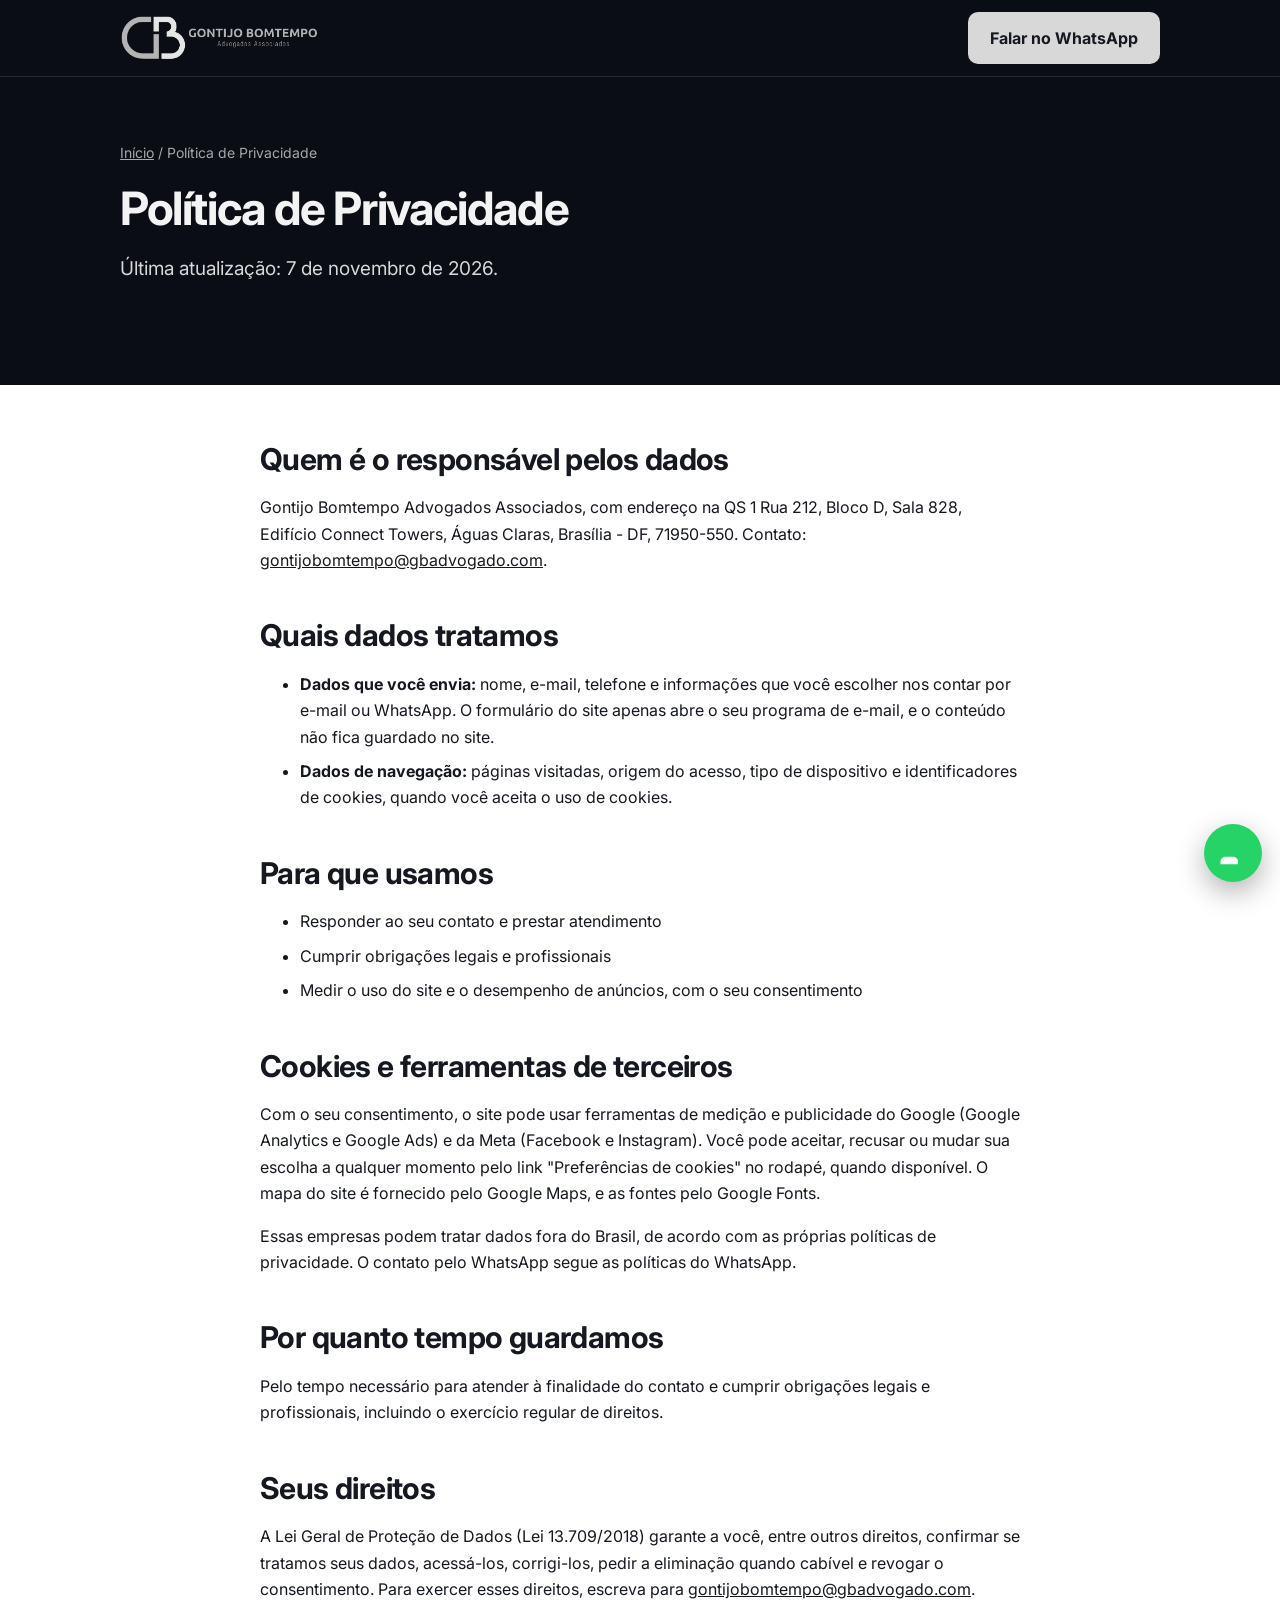
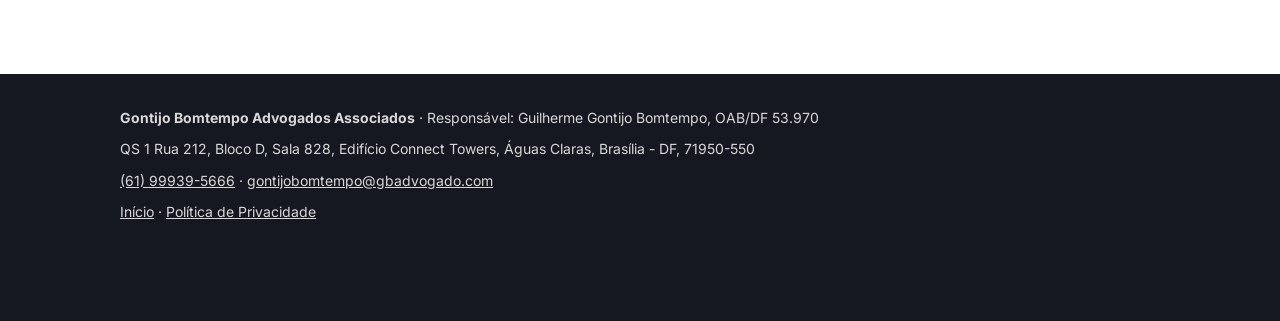
<file: politica-de-privacidade/index.html>
<!DOCTYPE html>
<html lang="pt-BR">
<head>
  <meta charset="UTF-8">
  <meta name="viewport" content="width=device-width, initial-scale=1.0">
  <title>Política de Privacidade | Gontijo Bomtempo Advogados Associados</title>
  <meta name="description" content="Como o site da Gontijo Bomtempo Advogados Associados trata dados pessoais e cookies, de acordo com a LGPD.">
  <meta name="robots" content="index, follow, max-image-preview:large">
  <link rel="canonical" href="https://gbadvogado.com.br/politica-de-privacidade/">
  <meta name="theme-color" content="#0B0D14">
  <meta property="og:type" content="article">
  <meta property="og:locale" content="pt_BR">
  <meta property="og:site_name" content="Gontijo Bomtempo Advogados Associados">
  <meta property="og:title" content="Política de Privacidade | Gontijo Bomtempo Advogados Associados">
  <meta property="og:description" content="Como o site da Gontijo Bomtempo Advogados Associados trata dados pessoais e cookies, de acordo com a LGPD.">
  <meta property="og:url" content="https://gbadvogado.com.br/politica-de-privacidade/">
  <meta property="og:image" content="https://gbadvogado.com.br/og-image.jpg">
  <meta property="og:image:width" content="1200">
  <meta property="og:image:height" content="630">
  <meta name="twitter:card" content="summary_large_image">
  <link rel="icon" href="/favicon.ico" sizes="48x48">
  <link rel="icon" type="image/png" href="/favicon.png" sizes="192x192">
  <link rel="apple-touch-icon" href="/apple-touch-icon.png">
  <link rel="preconnect" href="https://fonts.googleapis.com">
  <link rel="preconnect" href="https://fonts.gstatic.com" crossorigin>
  <link href="https://fonts.googleapis.com/css2?family=Inter:wght@400;500;600;700;800&display=swap" rel="stylesheet">
  <link rel="stylesheet" href="/assets/paginas.css">
</head>
<body>
  <header class="topo">
    <div class="container">
      <a href="/" aria-label="Gontijo Bomtempo Advogados Associados - início"><img src="/logo1.png" alt="Gontijo Bomtempo Advogados Associados" width="1445" height="323"></a>
      <a class="btn" href="https://wa.me/5561999395666" target="_blank" rel="noopener">Falar no WhatsApp</a>
    </div>
  </header>
  <main>
    <section class="capa">
      <div class="container">
        <p class="migalhas"><a href="/">Início</a> / Política de Privacidade</p>
        <h1>Política de Privacidade</h1>
        <p class="chamada">Última atualização: 7 de novembro de 2026.</p>
      </div>
    </section>
    <section class="conteudo">
      <div class="estreito">
        <h2>Quem é o responsável pelos dados</h2>
        <p>Gontijo Bomtempo Advogados Associados, com endereço na QS 1 Rua 212, Bloco D, Sala 828, Edifício Connect Towers, Águas Claras, Brasília - DF, 71950-550. Contato: <a href="mailto:gontijobomtempo@gbadvogado.com">gontijobomtempo@gbadvogado.com</a>.</p>

        <h2>Quais dados tratamos</h2>
        <ul>
          <li><strong>Dados que você envia:</strong> nome, e-mail, telefone e informações que você escolher nos contar por e-mail ou WhatsApp. O formulário do site apenas abre o seu programa de e-mail, e o conteúdo não fica guardado no site.</li>
          <li><strong>Dados de navegação:</strong> páginas visitadas, origem do acesso, tipo de dispositivo e identificadores de cookies, quando você aceita o uso de cookies.</li>
        </ul>

        <h2>Para que usamos</h2>
        <ul>
          <li>Responder ao seu contato e prestar atendimento</li>
          <li>Cumprir obrigações legais e profissionais</li>
          <li>Medir o uso do site e o desempenho de anúncios, com o seu consentimento</li>
        </ul>

        <h2>Cookies e ferramentas de terceiros</h2>
        <p>Com o seu consentimento, o site pode usar ferramentas de medição e publicidade do Google (Google Analytics e Google Ads) e da Meta (Facebook e Instagram). Você pode aceitar, recusar ou mudar sua escolha a qualquer momento pelo link "Preferências de cookies" no rodapé, quando disponível. O mapa do site é fornecido pelo Google Maps, e as fontes pelo Google Fonts.</p>
        <p>Essas empresas podem tratar dados fora do Brasil, de acordo com as próprias políticas de privacidade. O contato pelo WhatsApp segue as políticas do WhatsApp.</p>

        <h2>Por quanto tempo guardamos</h2>
        <p>Pelo tempo necessário para atender à finalidade do contato e cumprir obrigações legais e profissionais, incluindo o exercício regular de direitos.</p>

        <h2>Seus direitos</h2>
        <p>A Lei Geral de Proteção de Dados (Lei 13.709/2018) garante a você, entre outros direitos, confirmar se tratamos seus dados, acessá-los, corrigi-los, pedir a eliminação quando cabível e revogar o consentimento. Para exercer esses direitos, escreva para <a href="mailto:gontijobomtempo@gbadvogado.com">gontijobomtempo@gbadvogado.com</a>.</p>
      </div>
    </section>
  </main>
  <footer class="rodape">
    <div class="container">
      <p><strong>Gontijo Bomtempo Advogados Associados</strong> · Responsável: Guilherme Gontijo Bomtempo, OAB/DF 53.970</p>
      <p>QS 1 Rua 212, Bloco D, Sala 828, Edifício Connect Towers, Águas Claras, Brasília - DF, 71950-550</p>
      <p><a href="tel:+5561999395666">(61) 99939-5666</a> · <a href="mailto:gontijobomtempo@gbadvogado.com">gontijobomtempo@gbadvogado.com</a></p>
      <p><a href="/">Início</a> · <a href="/politica-de-privacidade/">Política de Privacidade</a> <button type="button" data-preferencias-cookies hidden>· Preferências de cookies</button></p>
    </div>
  </footer>
  <a class="whatsapp-flutuante" href="https://wa.me/5561999395666" target="_blank" rel="noopener" aria-label="Falar no WhatsApp"><svg xmlns="http://www.w3.org/2000/svg" width="30" height="30" fill="currentColor" viewBox="0 0 24 24" aria-hidden="true"><path d="M16 21v-2a4 4 0 0 0-4-4H6a4 4 0 0 0-4 4v2"/></svg></a>
  <script src="/assets/tracking.js" defer></script>
</body>
</html>
</file>
<file: assets/paginas.css>
/* Estilo das páginas internas (áreas de atuação e institucionais). */
:root {
  --dark: #0B0D14;
  --dark-2: #151820;
  --gray: #4A4A4C;
  --silver: #A8A8A9;
  --silver-light: #D8D8D8;
  --text: #F3F3F3;
  --light: #F4F4F4;
  --ink: #151820;
  --line: rgba(216, 216, 216, .14);
}

* { box-sizing: border-box; }

html { scroll-behavior: smooth; }

body {
  margin: 0;
  font-family: Inter, Arial, sans-serif;
  color: var(--ink);
  background: #fff;
  line-height: 1.65;
}

img { max-width: 100%; height: auto; display: block; }

.container { width: min(1040px, 100% - 40px); margin: 0 auto; }
.estreito { width: min(760px, 100% - 40px); margin: 0 auto; }

.topo { background: var(--dark); border-bottom: 1px solid var(--line); }
.topo .container { display: flex; align-items: center; justify-content: space-between; gap: 16px; padding: 12px 0; }
.topo img { height: 46px; width: auto; }

.btn {
  display: inline-block;
  padding: 13px 22px;
  border-radius: 10px;
  background: var(--silver-light);
  color: var(--ink);
  font-weight: 700;
  text-decoration: none;
  text-align: center;
  transition: background .2s ease;
}
.btn:hover { background: #fff; }

.capa { background: var(--dark); color: var(--text); padding: 64px 0 72px; }
.migalhas { font-size: 14px; color: var(--silver); margin: 0 0 18px; }
.migalhas a { color: var(--silver); }
.capa h1 { font-size: clamp(30px, 5vw, 46px); line-height: 1.15; letter-spacing: -.03em; margin: 0 0 18px; max-width: 800px; }
.capa p.chamada { font-size: 19px; color: var(--silver-light); max-width: 680px; margin: 0 0 28px; }

.conteudo { padding: 56px 0; }
.conteudo h2 { font-size: clamp(24px, 3.4vw, 30px); line-height: 1.25; letter-spacing: -.02em; margin: 44px 0 12px; }
.conteudo h2:first-child { margin-top: 0; }
.conteudo h3 { font-size: 19px; margin: 26px 0 8px; }
.conteudo li { margin-bottom: 8px; }
.conteudo a { color: var(--ink); }

.rodape { background: var(--dark-2); color: var(--silver-light); font-size: 14px; padding: 32px 0 90px; }
.rodape p { margin: 0 0 8px; }
.rodape a { color: var(--silver-light); }
.rodape button { background: none; border: 0; padding: 0; color: inherit; font: inherit; text-decoration: underline; cursor: pointer; }

.whatsapp-flutuante {
  position: fixed;
  right: 18px;
  bottom: 18px;
  z-index: 50;
  width: 58px;
  height: 58px;
  border-radius: 50%;
  display: flex;
  align-items: center;
  justify-content: center;
  background: #25D366;
  color: #fff;
  box-shadow: 0 10px 28px rgba(0, 0, 0, .3);
}

@media (max-width: 620px) {
  .capa { padding: 44px 0 52px; }
  .topo img { height: 38px; }
  .topo .btn { padding: 10px 14px; font-size: 14px; }
  .capa .btn { display: block; }
}
</file>
